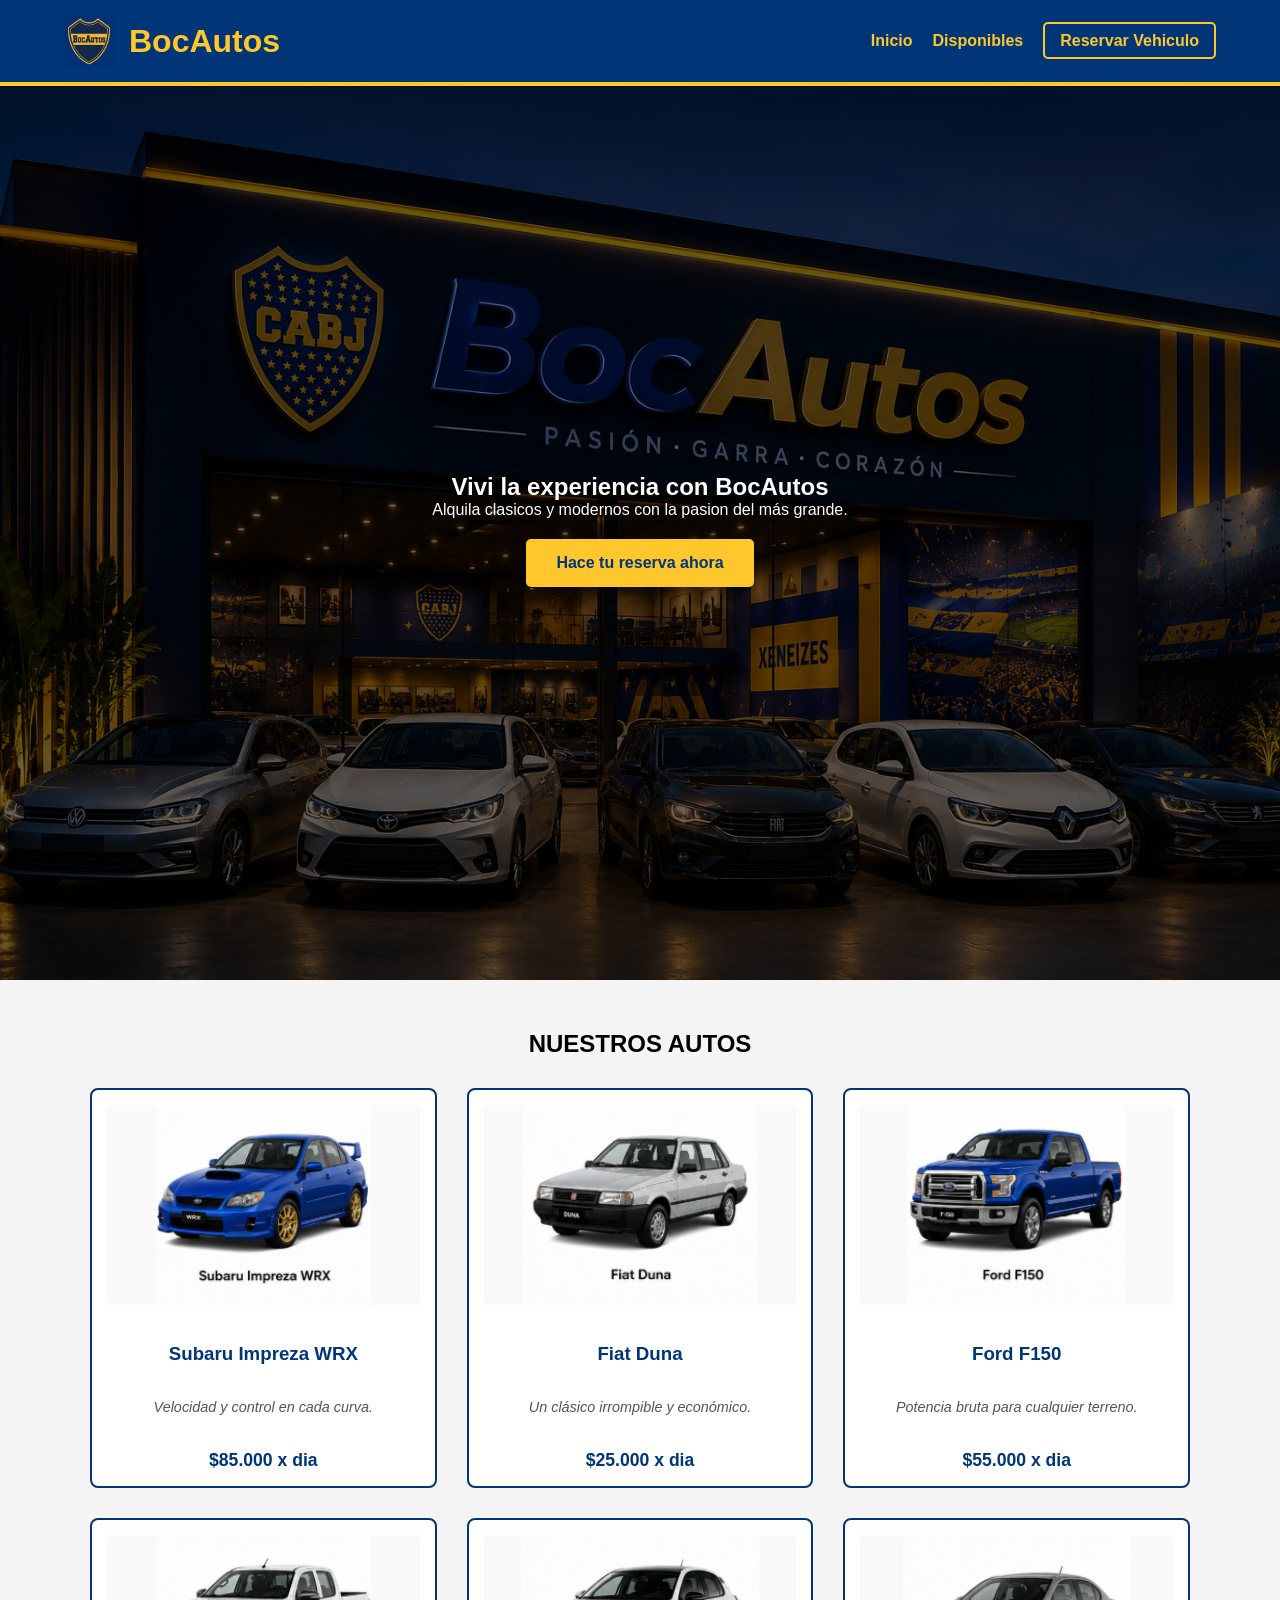
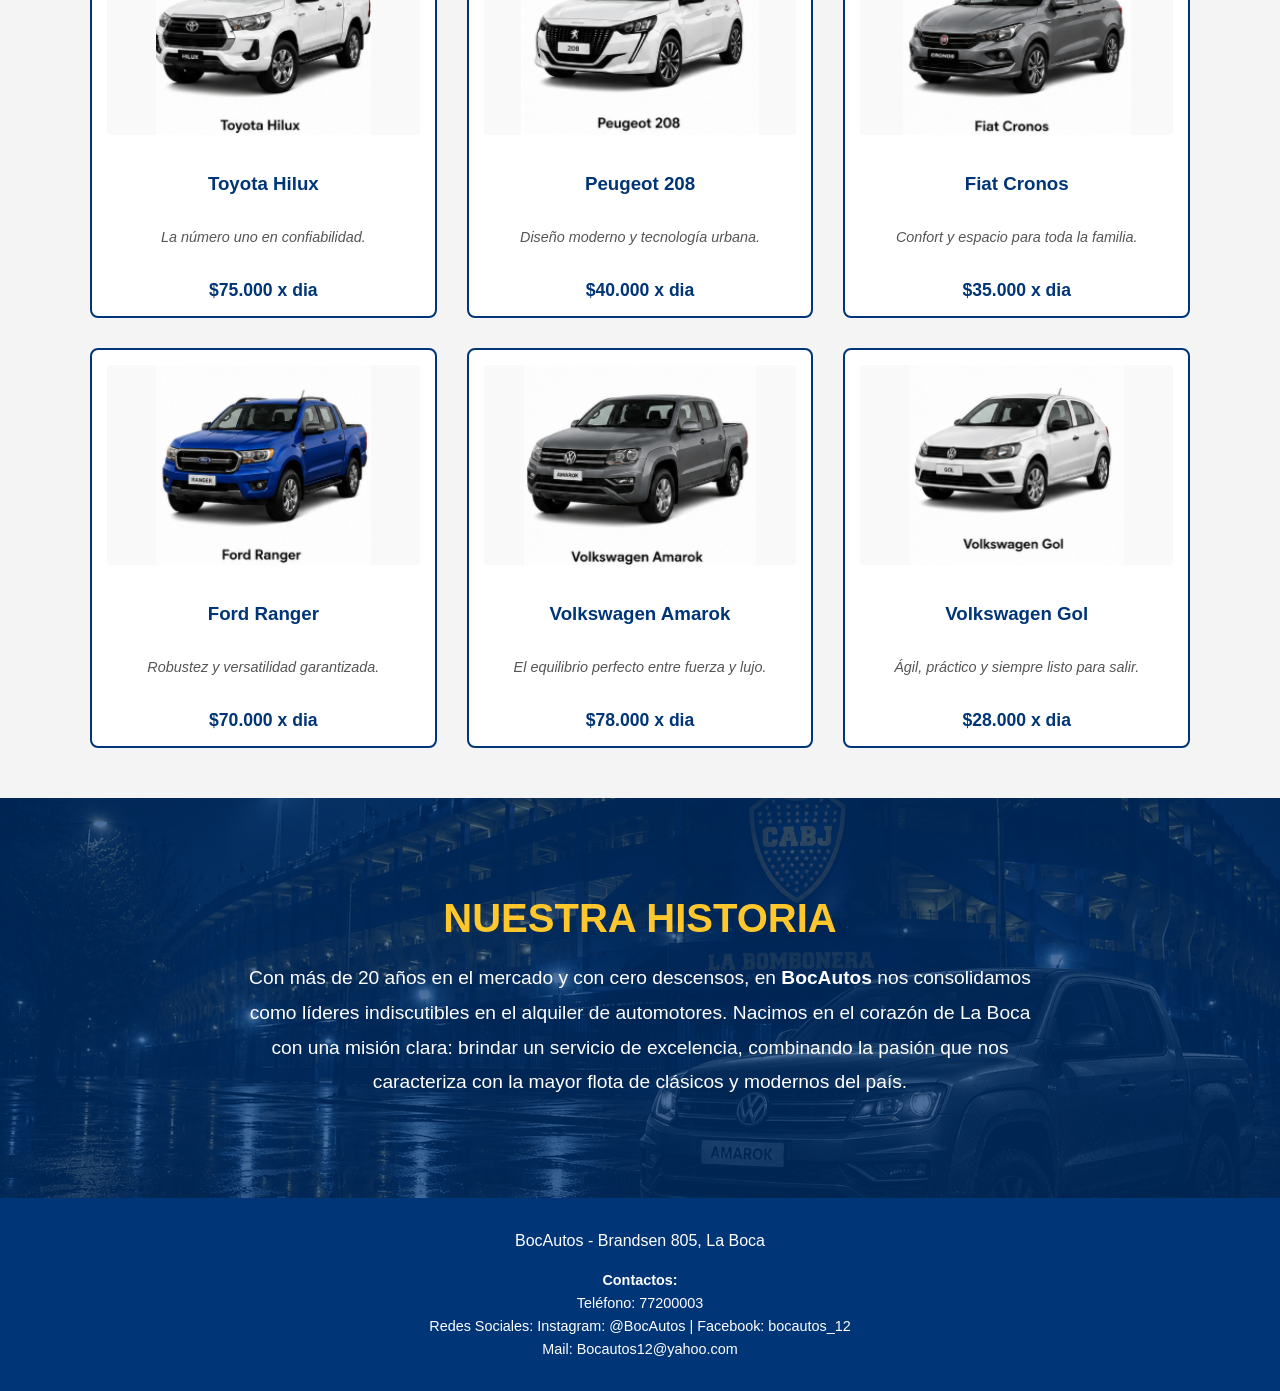
<file: index.html>
<!DOCTYPE html>
<html lang="es">
<head>
    <meta charset="UTF-8">
    <meta name="viewport" content="width=device-width, initial-scale=1.0">
    <title>BocAutos - Inicio</title>
    <link rel="icon" href="img/escudo.png" type="image/png">
    <link rel="stylesheet" href="styles.css">
</head>
<body>

    <header>
        <div class="header-logo">
            <img src="img/escudo.png" alt="Escudo Boca" class="escudo">
            <h1>BocAutos</h1>
        </div>
        <nav>
        <ul>
        <li><a href="index.html">Inicio</a></li>
        <li><a href="#vehiculos">Disponibles</a></li>
        <li><a href="index2.html" class="btn-nav">Reservar Vehiculo</a></li>
        </ul>
</nav>
    </header>

    <main>
        <section class="hero">
            <div class="hero-texto">
                <h2>Vivi la experiencia con BocAutos</h2>
                <p>Alquila clasicos y modernos con la pasion del más grande.</p>
                <a href="index2.html" class="btn-hero">Hace tu reserva ahora</a>
            </div>
        </section>

        <section id="vehiculos">
            <h2>NUESTROS AUTOS</h2>
            <div class="grilla-autos">

    <article class="auto-card">
        <img src="img/subaru.png" alt="Subaru Impreza WRX">
        <h3>Subaru Impreza WRX</h3>
        <p class="cualidad">Velocidad y control en cada curva.</p>
        <p class="precio">$85.000 x dia</p>
    </article>
    <article class="auto-card">
        <img src="img/duna.png" alt="Fiat Duna">
        <h3>Fiat Duna</h3>
        <p class="cualidad">Un clásico irrompible y económico.</p>
        <p class="precio">$25.000 x dia</p>
    </article>
    <article class="auto-card">
        <img src="img/f150.png" alt="Ford F150">
        <h3>Ford F150</h3>
        <p class="cualidad">Potencia bruta para cualquier terreno.</p>
        <p class="precio">$55.000 x dia</p>
    </article>

    <article class="auto-card">
        <img src="img/hilux.png" alt="Toyota Hilux">
        <h3>Toyota Hilux</h3>
        <p class="cualidad">La número uno en confiabilidad.</p>
        <p class="precio">$75.000 x dia</p>
    </article>
    <article class="auto-card">
        <img src="img/208.png" alt="Peugeot 208">
        <h3>Peugeot 208</h3>
        <p class="cualidad">Diseño moderno y tecnología urbana.</p>
        <p class="precio">$40.000 x dia</p>
    </article>
    <article class="auto-card">
        <img src="img/cronos.png" alt="Fiat Cronos">
        <h3>Fiat Cronos</h3>
        <p class="cualidad">Confort y espacio para toda la familia.</p>
        <p class="precio">$35.000 x dia</p>
    </article>

    <article class="auto-card">
        <img src="img/ranger.png" alt="Ford Ranger">
        <h3>Ford Ranger</h3>
        <p class="cualidad">Robustez y versatilidad garantizada.</p>
        <p class="precio">$70.000 x dia</p>
    </article>
    <article class="auto-card">
        <img src="img/amarok.png" alt="Volkswagen Amarok">
        <h3>Volkswagen Amarok</h3>
        <p class="cualidad">El equilibrio perfecto entre fuerza y lujo.</p>
        <p class="precio">$78.000 x dia</p>
    </article>
    <article class="auto-card">
        <img src="img/gol.png" alt="Volkswagen Gol">
        <h3>Volkswagen Gol</h3>
        <p class="cualidad">Ágil, práctico y siempre listo para salir.</p>
        <p class="precio">$28.000 x dia</p>
    </article>
</div>
        </section>
    </main>

<section id="sobre-nosotros">
    <div class="overlay-nosotros">
        <div class="contenido-nosotros">
            <h2>Nuestra Historia</h2>
            <p>Con más de 20 años en el mercado y con cero descensos, en <strong>BocAutos</strong> nos consolidamos como líderes indiscutibles en el alquiler de automotores. Nacimos en el corazón de La Boca con una misión clara: brindar un servicio de excelencia, combinando la pasión que nos caracteriza con la mayor flota de clásicos y modernos del país.</p>
        </div>
    </div>
</section>

    <footer>
        <div class="footer-content">
            <p>BocAutos - Brandsen 805, La Boca</p>
            <div class="contactos">
                <p><strong>Contactos:</strong></p>
                <p>Teléfono: 77200003</p>
                <p>Redes Sociales: Instagram: @BocAutos | Facebook: bocautos_12</p>
                <p>Mail: Bocautos12@yahoo.com</p>
            </div>
        </div>
    </footer>

</body>
</html>
</file>
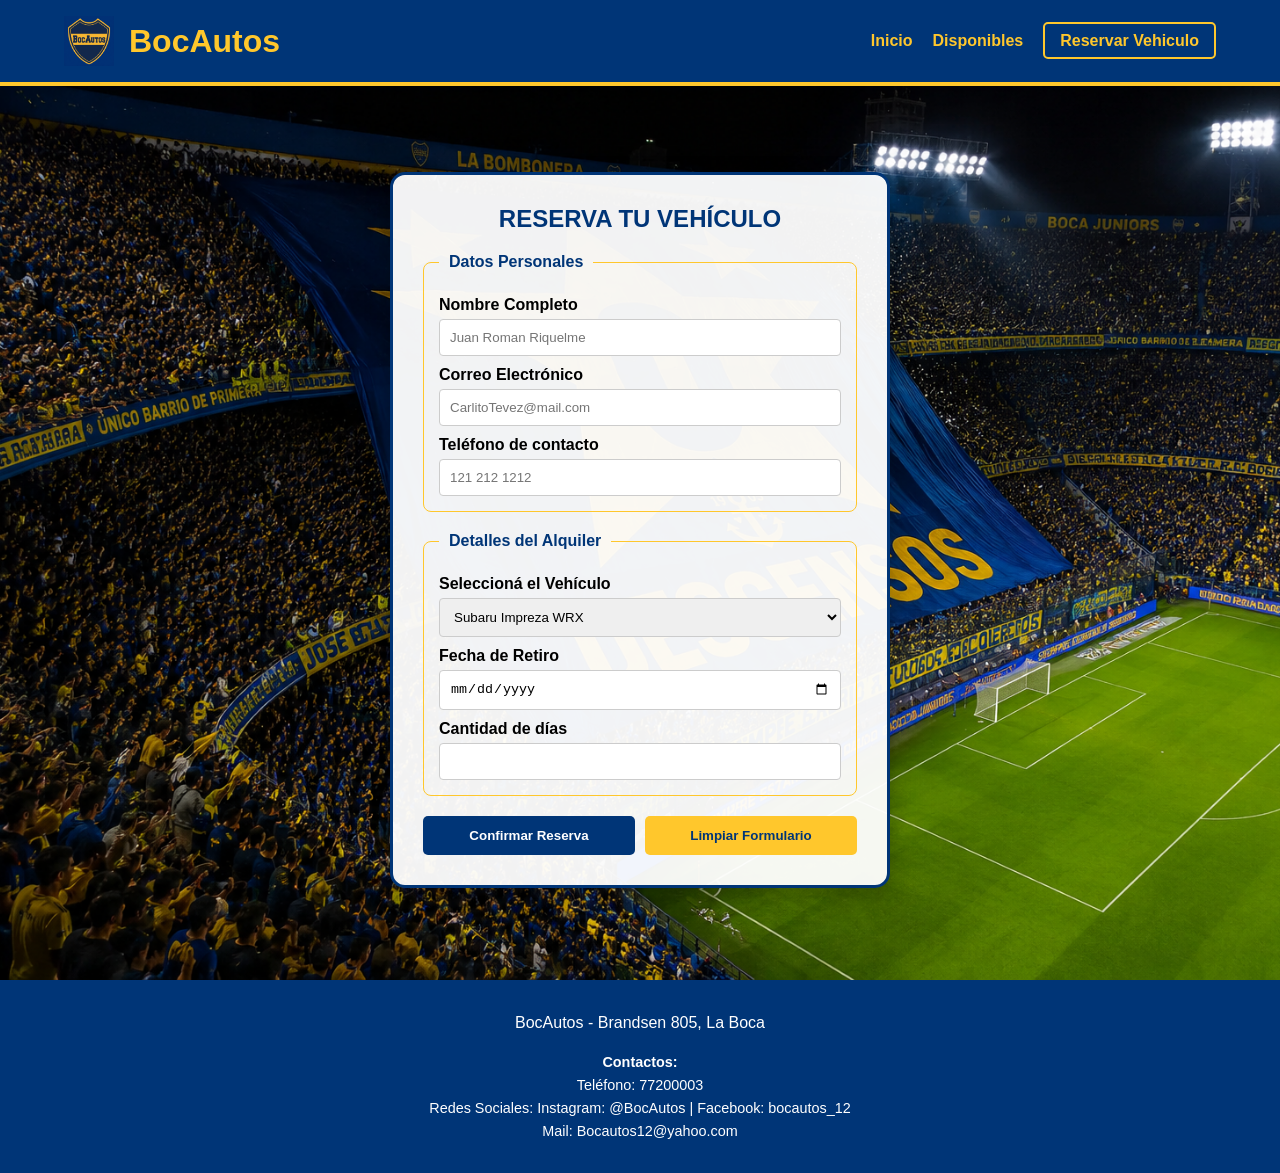
<file: index2.html>
<!DOCTYPE html>
<html lang="es">
<head>
    <meta charset="UTF-8">
    <meta name="viewport" content="width=device-width, initial-scale=1.0">
    <title>BocAutos - Reservar</title>
    <link rel="icon" href="img/escudo.png" type="image/png">
    <link rel="stylesheet" href="styles.css">
</head>
<body>

    <header>
        <div class="header-logo">
            <img src="img/escudo.png" alt="Escudo Boca" class="escudo">
            <h1>BocAutos</h1>
        </div>
        <nav>
            <ul>
                <li><a href="index.html">Inicio</a></li>
                <li><a href="index.html#vehiculos">Disponibles</a></li>
                <li><a href="index2.html" class="btn-nav">Reservar Vehiculo</a></li>
            </ul>
        </nav>
    </header>

    <main class="reserva-main">
        <section class="form-seccion">
            <h2>Reserva tu Vehículo</h2>
            <form action="#">
                <fieldset>
                    <legend>Datos Personales</legend>
                    <label for="nombre">Nombre Completo</label>
                    <input type="text" id="nombre" name="nombre" required placeholder="Juan Roman Riquelme">

                    <label for="email">Correo Electrónico</label>
                    <input type="email" id="email" name="email" required placeholder="CarlitoTevez@mail.com">

                    <label for="tel">Teléfono de contacto</label>
                    <input type="tel" id="tel" name="tel" required placeholder="121 212 1212">
                </fieldset>

                <fieldset>
                    <legend>Detalles del Alquiler</legend>
                    <label for="auto">Seleccioná el Vehículo</label>
                    <select id="auto" name="auto">
                        <option value="subaru">Subaru Impreza WRX</option>
                        <option value="duna">Fiat Duna</option>
                        <option value="f150">Ford F150</option>
                        <option value="hilux">Toyota Hilux</option>
                        <option value="208">Peugeot 208</option>
                        <option value="cronos">Fiat Cronos</option>
                        <option value="ranger">Ford Ranger</option>
                        <option value="amarok">Volkswagen Amarok</option>
                        <option value="gol">Volkswagen Gol</option>
                    </select>

                    <label for="fecha-inicio">Fecha de Retiro</label>
                    <input type="date" id="fecha-inicio" name="fecha-inicio" required>

                    <label for="dias">Cantidad de días</label>
                    <input type="number" id="dias" name="dias" min="1" max="30" required>
                </fieldset>

                <div class="botones-form">
                    <button type="submit" class="btn-confirmar">Confirmar Reserva</button>
                    <button type="reset" class="btn-limpiar">Limpiar Formulario</button>
                </div>
            </form>
        </section>
    </main>

    <footer>
        <div class="footer-content">
            <p>BocAutos - Brandsen 805, La Boca</p>
            <div class="contactos">
                <p><strong>Contactos:</strong></p>
                <p>Teléfono: 77200003</p>
                <p>Redes Sociales: Instagram: @BocAutos | Facebook: bocautos_12</p>
                <p>Mail: Bocautos12@yahoo.com</p>
            </div>
        </div>
    </footer>

</body>
</html>
</file>
<file: styles.css>
* {
  margin: 0;
  padding: 0;
  box-sizing: border-box;
}

html {
  scroll-behavior: smooth;
}

body {
  font-family: Arial, sans-serif;
  background-color: #f4f4f4;
  padding-top: 80px;
}

header {
  background-color: #003577;
  color: #ffc72c;
  display: flex;
  justify-content: space-between;
  align-items: center;
  padding: 1rem 5%;
  border-bottom: 4px solid #ffc72c;
  position: fixed;
  top: 0;
  left: 0;
  width: 100%;
  z-index: 1000;
}

.header-logo {
  display: flex;
  align-items: center;
}

.escudo {
  width: 50px;
  margin-right: 15px;
}

nav ul {
  display: flex;
  list-style: none;
  align-items: center;
}

nav ul li {
  margin-left: 20px;
}

nav a {
  color: #ffc72c;
  text-decoration: none;
  font-weight: bold;
  transition: 0.3s;
}

nav a.btn-nav {
  border: 2px solid #ffc72c;
  padding: 8px 15px;
  border-radius: 5px;
}

nav a.btn-nav:hover {
  background-color: #ffc72c;
  color: #003577;
}

.hero {
  height: 100vh;
  background:
    linear-gradient(rgba(0, 0, 0, 0.6), rgba(0, 0, 0, 0.6)),
    url("img/banner.png");
  background-size: cover;
  background-position: center;
  display: flex;
  justify-content: center;
  align-items: center;
  color: white;
  text-align: center;
}

.btn-hero {
  background-color: #ffc72c;
  color: #003577;
  padding: 15px 30px;
  text-decoration: none;
  font-weight: bold;
  border-radius: 5px;
  display: inline-block;
  margin-top: 20px;
}

#vehiculos {
  padding: 50px 5%;
  text-align: center;
}

.grilla-autos {
  display: flex;
  flex-wrap: wrap;
  justify-content: center;
  gap: 30px;
  margin-top: 30px;
  max-width: 1100px;
  margin-left: auto;
  margin-right: auto;
}

.auto-card {
  background: white;
  border: 2px solid #003577;
  padding: 15px;
  border-radius: 8px;
  display: flex;
  flex-direction: column;
  justify-content: space-between;
  min-height: 400px;
  width: calc(33.333% - 20px);
  flex-grow: 1;
}

.auto-card img {
  width: 100%;
  height: 200px;
  object-fit: contain;
  background-color: #f9f9f9;
  border-radius: 4px;
  display: block;
}

.auto-card h3 {
  margin-top: 15px;
  color: #003577;
}

.cualidad {
  font-size: 0.9rem;
  color: #555;
  margin: 10px 0;
  font-style: italic;
  line-height: 1.4;
}

.precio {
  color: #003577;
  font-weight: bold;
  font-size: 1.1rem;
}

#sobre-nosotros {
  height: 400px;
  background-image: url("img/acercadenos.png");
  background-size: cover;
  background-position: center;
  background-attachment: scroll;
  position: relative;
  color: white;
  display: flex;
  align-items: center;
  justify-content: center;
}

.overlay-nosotros {
  background-color: rgba(0, 53, 119, 0.7);
  width: 100%;
  height: 100%;
  display: flex;
  align-items: center;
  justify-content: center;
  padding: 20px;
}

.contenido-nosotros {
  max-width: 800px;
  text-align: center;
}

.contenido-nosotros h2 {
  font-size: 2.5rem;
  color: #ffc72c;
  margin-bottom: 20px;
  text-transform: uppercase;
}

.contenido-nosotros p {
  font-size: 1.2rem;
  line-height: 1.8;
}

.reserva-main {
  min-height: 100vh;
  background-image: url("img/0descensos.png");
  background-size: cover;
  background-position: center;
  background-attachment: scroll;
  display: flex;
  justify-content: center;
  align-items: center;
  padding: 40px 20px;
}

.form-seccion {
  max-width: 500px;
  width: 100%;
  background: rgba(255, 255, 255, 0.95);
  padding: 30px;
  border-radius: 15px;
  box-shadow: 0 10px 25px rgba(0, 0, 0, 0.3);
  border: 3px solid #003577;
}

.form-seccion h2 {
  color: #003577;
  text-align: center;
  margin-bottom: 20px;
  text-transform: uppercase;
}

fieldset {
  margin-bottom: 20px;
  padding: 15px;
  border: 1px solid #ffc72c;
  border-radius: 8px;
}

legend {
  color: #003577;
  font-weight: bold;
  padding: 0 10px;
}

label {
  display: block;
  margin: 10px 0 5px;
  font-weight: bold;
}

input,
select {
  width: 100%;
  padding: 10px;
  border: 1px solid #ccc;
  border-radius: 4px;
  outline: none;
}

input:focus,
select:focus {
  border: 2px solid #003577;
}

.botones-form {
  display: flex;
  gap: 10px;
}

button {
  flex: 1;
  padding: 12px;
  font-weight: bold;
  border: none;
  cursor: pointer;
  border-radius: 5px;
  transition: 0.3s;
}

.btn-confirmar {
  background: #003577;
  color: white;
}

.btn-limpiar {
  background: #ffc72c;
  color: #003577;
}

footer {
  background: #003577;
  color: white;
  text-align: center;
  padding: 30px 5%;
  line-height: 1.6;
}

.contactos {
  margin-top: 15px;
  font-size: 0.9rem;
}

@media (max-width: 900px) {
  .grilla-autos {
    flex-direction: column;
  }

  .auto-card {
    width: 100%;
  }

  header {
    flex-direction: column;
    gap: 15px;
    position: relative;
  }

  body {
    padding-top: 0;
  }

  nav ul {
    flex-wrap: wrap;
    justify-content: center;
    gap: 10px;
  }

  nav ul li {
    margin-left: 0;
  }

  #sobre-nosotros {
    height: auto;
    padding: 60px 0;
  }

  .botones-form {
    flex-direction: column;
    gap: 12px;
  }
}
</file>
